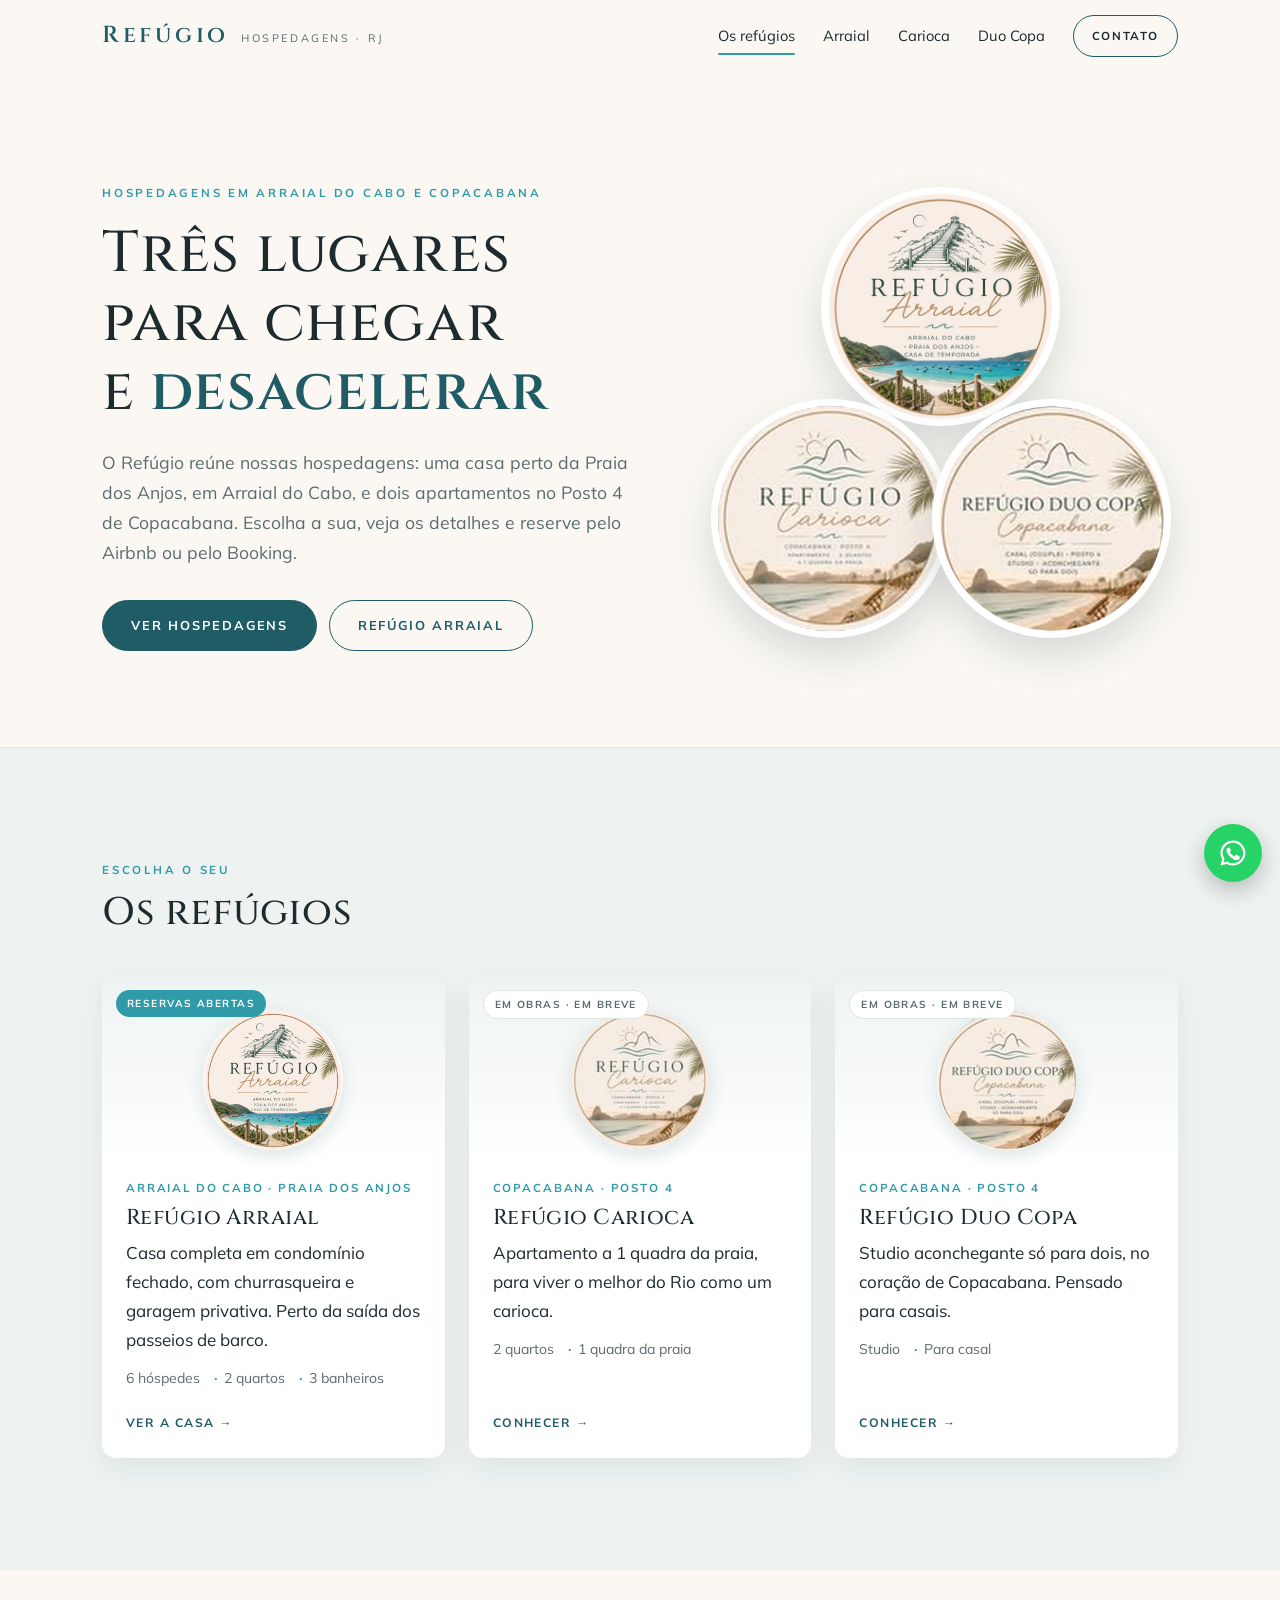
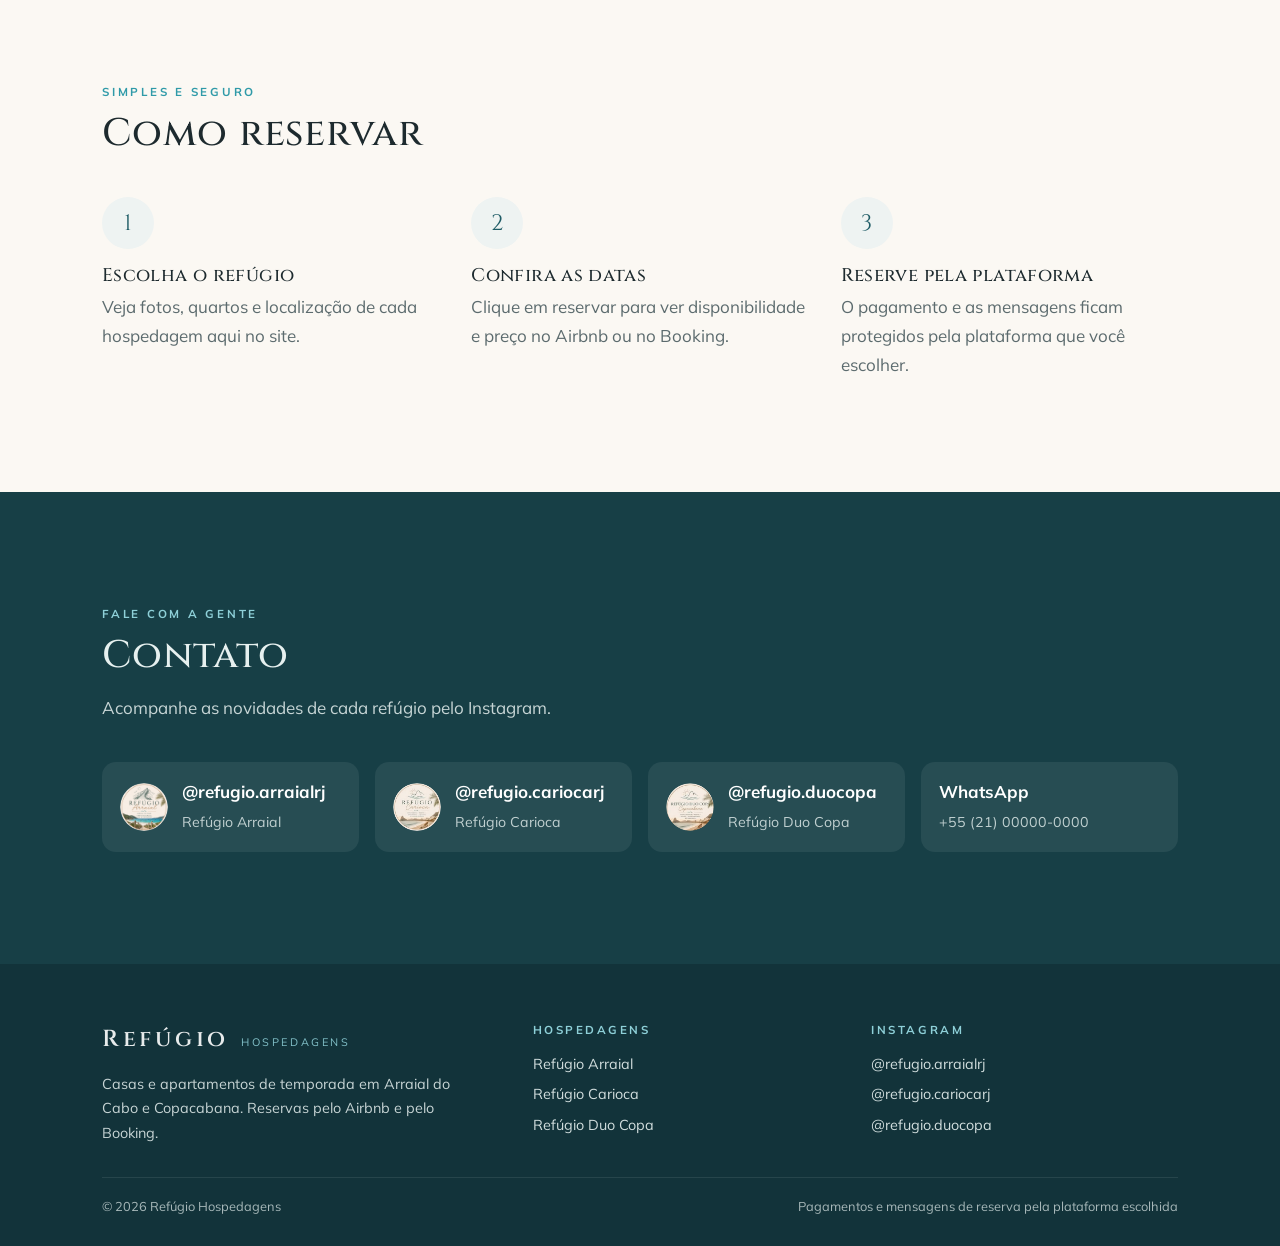
<file: index.html>
<!DOCTYPE html>
<html lang="pt-BR">
<head>
  <meta charset="UTF-8">
  <meta name="viewport" content="width=device-width, initial-scale=1.0, viewport-fit=cover">
  <title>Refúgio Hospedagens · Arraial do Cabo e Copacabana</title>
  <meta name="description" content="Casas e apartamentos de temporada em Arraial do Cabo e Copacabana. Veja fotos, detalhes e reserve pelo Airbnb ou Booking.">

  <!-- Como o link aparece quando é compartilhado (WhatsApp, Instagram, Facebook) -->
  <meta property="og:type" content="website">
  <meta property="og:title" content="Refúgio Hospedagens · Arraial do Cabo e Copacabana">
  <meta property="og:description" content="Casas e apartamentos de temporada em Arraial do Cabo e Copacabana. Veja fotos, detalhes e reserve pelo Airbnb ou Booking.">
  <meta property="og:locale" content="pt_BR">
  <!-- Depois que o site estiver no ar, troque SEU-ENDERECO pelo endereço real -->
  <meta property="og:image" content="https://SEU-ENDERECO/img/logos/logo-arraial.png">

  <link rel="icon" href="img/favicon.svg" type="image/svg+xml">
  <link rel="preconnect" href="https://fonts.googleapis.com">
  <link rel="preconnect" href="https://fonts.gstatic.com" crossorigin>
  <link rel="stylesheet" href="https://fonts.googleapis.com/css2?family=Cinzel:wght@500;600&family=Mulish:wght@400;600;700&display=swap">
  <link rel="stylesheet" href="css/style.css">
</head>
<body>

<!-- ============ CABEÇALHO ============ -->
<header class="cabecalho">
  <div class="conteudo">
    <a class="marca" href="index.html"><b>Refúgio</b><span>Hospedagens · RJ</span></a>
    <button class="menu-toggle" aria-expanded="false" aria-controls="menu">
      <span class="sr-only">Abrir menu</span>
      <svg viewBox="0 0 24 24" fill="none" stroke="currentColor" stroke-width="2" aria-hidden="true"><path d="M4 7h16M4 12h16M4 17h16"/></svg>
    </button>
    <nav class="menu" id="menu" aria-label="Menu principal">
      <a href="index.html#refugios" aria-current="page">Os refúgios</a>
      <a href="arraial.html">Arraial</a>
      <a href="carioca.html">Carioca</a>
      <a href="duocopa.html">Duo Copa</a>
      <a class="btn" href="index.html#contato">Contato</a>
    </nav>
  </div>
</header>

<main>
  <!-- ============ CAPA ============ -->
  <section class="capa">
    <div class="conteudo">
      <div class="capa-texto">
        <div class="sobre-titulo">Hospedagens em Arraial do Cabo e Copacabana</div>
        <h1>Três lugares para chegar e <strong>desacelerar</strong></h1>
        <p class="lead">O Refúgio reúne nossas hospedagens: uma casa perto da Praia dos Anjos, em Arraial do Cabo, e dois apartamentos no Posto 4 de Copacabana. Escolha a sua, veja os detalhes e reserve pelo Airbnb ou pelo Booking.</p>
        <div class="acoes">
          <a class="btn btn-cheio" href="#refugios">Ver hospedagens</a>
          <a class="btn btn-contorno" href="arraial.html">Refúgio Arraial</a>
        </div>
      </div>
      <div class="trio" aria-label="Logos dos três refúgios">
        <a href="arraial.html"><img src="img/logos/logo-arraial.png" alt="Refúgio Arraial" width="360" height="360"></a>
        <a href="carioca.html"><img src="img/logos/logo-carioca.png" alt="Refúgio Carioca" width="360" height="360"></a>
        <a href="duocopa.html"><img src="img/logos/logo-duocopa.png" alt="Refúgio Duo Copa" width="360" height="360"></a>
      </div>
    </div>
  </section>
  <div class="faixa-dupla"></div>

  <!-- ============ OS REFÚGIOS ============ -->
  <section class="secao claro" id="refugios">
    <div class="conteudo">
      <div class="cabeca-secao">
        <div class="sobre-titulo">Escolha o seu</div>
        <h2 class="titulo-secao">Os refúgios</h2>
      </div>
      <div class="imoveis">
        <a class="imovel" href="arraial.html">
          <div class="imovel-topo"><span class="selo" data-status="arraial"></span><img src="img/logos/logo-arraial.png" alt="" width="150" height="150"></div>
          <div class="imovel-corpo">
            <p class="onde">Arraial do Cabo · Praia dos Anjos</p>
            <h3>Refúgio Arraial</h3>
            <p>Casa completa em condomínio fechado, com churrasqueira e garagem privativa. Perto da saída dos passeios de barco.</p>
            <ul class="fatos-mini"><li>6 hóspedes</li><li>2 quartos</li><li>3 banheiros</li></ul>
            <span class="ver">Ver a casa</span>
          </div>
        </a>
        <a class="imovel" href="carioca.html">
          <div class="imovel-topo"><span class="selo" data-status="carioca"></span><img src="img/logos/logo-carioca.png" alt="" width="150" height="150"></div>
          <div class="imovel-corpo">
            <p class="onde">Copacabana · Posto 4</p>
            <h3>Refúgio Carioca</h3>
            <p>Apartamento a 1 quadra da praia, para viver o melhor do Rio como um carioca.</p>
            <ul class="fatos-mini"><li>2 quartos</li><li>1 quadra da praia</li></ul>
            <span class="ver">Conhecer</span>
          </div>
        </a>
        <a class="imovel" href="duocopa.html">
          <div class="imovel-topo"><span class="selo" data-status="duocopa"></span><img src="img/logos/logo-duocopa.png" alt="" width="150" height="150"></div>
          <div class="imovel-corpo">
            <p class="onde">Copacabana · Posto 4</p>
            <h3>Refúgio Duo Copa</h3>
            <p>Studio aconchegante só para dois, no coração de Copacabana. Pensado para casais.</p>
            <ul class="fatos-mini"><li>Studio</li><li>Para casal</li></ul>
            <span class="ver">Conhecer</span>
          </div>
        </a>
      </div>
    </div>
  </section>

  <!-- ============ COMO RESERVAR ============ -->
  <section class="secao">
    <div class="conteudo">
      <div class="cabeca-secao">
        <div class="sobre-titulo">Simples e seguro</div>
        <h2 class="titulo-secao">Como reservar</h2>
      </div>
      <ol class="passos">
        <li><h3>Escolha o refúgio</h3><p>Veja fotos, quartos e localização de cada hospedagem aqui no site.</p></li>
        <li><h3>Confira as datas</h3><p>Clique em reservar para ver disponibilidade e preço no Airbnb ou no Booking.</p></li>
        <li><h3>Reserve pela plataforma</h3><p>O pagamento e as mensagens ficam protegidos pela plataforma que você escolher.</p></li>
      </ol>
    </div>
  </section>

  <!-- ============ CONTATO ============ -->
  <section class="secao escura" id="contato">
    <div class="conteudo">
      <div class="cabeca-secao">
        <div class="sobre-titulo">Fale com a gente</div>
        <h2 class="titulo-secao">Contato</h2>
        <p>Acompanhe as novidades de cada refúgio pelo Instagram.</p>
      </div>
      <div class="contato">
        <a href="https://www.instagram.com/refugio.arraialrj/" target="_blank" rel="noopener"><img src="img/logos/logo-arraial.png" alt="" width="48" height="48"><span><b>@refugio.arraialrj</b><small>Refúgio Arraial</small></span></a>
        <a href="https://www.instagram.com/refugio.cariocarj/" target="_blank" rel="noopener"><img src="img/logos/logo-carioca.png" alt="" width="48" height="48"><span><b>@refugio.cariocarj</b><small>Refúgio Carioca</small></span></a>
        <a href="https://www.instagram.com/refugio.duocopa/" target="_blank" rel="noopener"><img src="img/logos/logo-duocopa.png" alt="" width="48" height="48"><span><b>@refugio.duocopa</b><small>Refúgio Duo Copa</small></span></a>
        <!-- Aparece sozinho quando você preencher o WhatsApp em js/config.js -->
        <div data-whatsapp hidden><a href="#" target="_blank" rel="noopener" style="display:contents"><span><b>WhatsApp</b><small data-whatsapp-numero></small></span></a></div>
      </div>
    </div>
  </section>
</main>

<!-- ============ RODAPÉ ============ -->
<footer class="rodape">
  <div class="faixa-dupla"></div>
  <div class="conteudo">
    <div>
      <a class="marca" href="index.html"><b>Refúgio</b><span>Hospedagens</span></a>
      <p style="margin-top:12px;max-width:40ch;opacity:.85">Casas e apartamentos de temporada em Arraial do Cabo e Copacabana. Reservas pelo Airbnb e pelo Booking.</p>
    </div>
    <div>
      <h4>Hospedagens</h4>
      <ul>
        <li><a href="arraial.html">Refúgio Arraial</a></li>
        <li><a href="carioca.html">Refúgio Carioca</a></li>
        <li><a href="duocopa.html">Refúgio Duo Copa</a></li>
      </ul>
    </div>
    <div>
      <h4>Instagram</h4>
      <ul>
        <li><a href="https://www.instagram.com/refugio.arraialrj/" target="_blank" rel="noopener">@refugio.arraialrj</a></li>
        <li><a href="https://www.instagram.com/refugio.cariocarj/" target="_blank" rel="noopener">@refugio.cariocarj</a></li>
        <li><a href="https://www.instagram.com/refugio.duocopa/" target="_blank" rel="noopener">@refugio.duocopa</a></li>
      </ul>
    </div>
    <div class="creditos">
      <span>© <span data-ano>2026</span> Refúgio Hospedagens</span>
      <span>Pagamentos e mensagens de reserva pela plataforma escolhida</span>
    </div>
  </div>
</footer>

<script src="js/config.js"></script>
<script src="js/main.js"></script>
</body>
</html>
</file>
<file: css/style.css>
/* =====================================================================
   ESTILO DO SITE REFÚGIO · paleta "Mar de Arraial"
   Fundo claro de areia, azul-petróleo como cor principal e turquesa
   como destaque, tirados da água na logo do Refúgio Arraial.
   Para mudar uma cor no site inteiro, mude só a variável aqui em :root.

   1. Variáveis      4. Capa e cartões     7. Rodapé e WhatsApp
   2. Base           5. Página do imóvel   8. Visualizador de fotos
   3. Cabeçalho      6. Seções e chamada   9. Celular e tablet
   ===================================================================== */

/* ---------- 1. VARIÁVEIS ---------- */
:root {
  --areia: #FBF8F3;          /* fundo principal */
  --bruma: #EEF3F2;          /* seções alternadas, um verde-água bem claro */
  --branco: #FFFFFF;         /* cartões */
  --linha: #DDE5E3;          /* linhas finas */
  --petroleo: #1F5C66;       /* cor principal: botões, títulos em destaque */
  --petroleo-escuro: #173F46;/* faixa de reserva e rodapé */
  --turquesa: #2F9AA8;       /* destaque: selos, números, detalhes */
  --tinta: #1D2A2E;          /* texto principal */
  --cinza: #5C6B6E;          /* textos de apoio */
  --sobre-escuro: #E6F0EF;   /* texto em cima do petróleo escuro */
  --verde-whats: #25D366;

  --f-titulo: "Cinzel", "Trajan Pro", Georgia, serif;   /* letras clássicas, como o REFÚGIO das logos */
  --f-texto: "Mulish", Arial, Helvetica, sans-serif;

  --raio: 14px;              /* cantos arredondados dos cartões e fotos */
  --sombra: 0 10px 30px rgba(23, 63, 70, .08);
  --sombra-forte: 0 18px 40px rgba(23, 63, 70, .16);

  --largura: 1140px;
  --gutter: clamp(16px, 4vw, 32px);
  --altura-cab: 72px;
  color-scheme: light;
}

/* ---------- 2. BASE ---------- */
*, *::before, *::after { box-sizing: border-box; }
html { scroll-behavior: smooth; scroll-padding-top: calc(var(--altura-cab) + 12px); }
body {
  margin: 0; background: var(--areia); color: var(--tinta);
  font-family: var(--f-texto); font-size: 17px; line-height: 1.7;
  -webkit-font-smoothing: antialiased;
}
img { max-width: 100%; display: block; }
a { color: inherit; }
h1, h2, h3 { font-family: var(--f-titulo); font-weight: 500; line-height: 1.2; margin: 0; text-wrap: balance; letter-spacing: .02em; }
p { margin: 0; }
:focus-visible { outline: 2px solid var(--turquesa); outline-offset: 3px; }
[hidden] { display: none !important; }
.sr-only { position: absolute; width: 1px; height: 1px; overflow: hidden; clip: rect(0 0 0 0); white-space: nowrap; }

.conteudo { max-width: var(--largura); margin: 0 auto; padding-inline: var(--gutter); }
.faixa-dupla { height: 1px; background: var(--linha); }   /* linha fina de separação */

/* Botões */
.btn {
  display: inline-flex; align-items: center; justify-content: center; gap: 10px;
  padding: 14px 28px; border-radius: 999px; border: 1.5px solid var(--petroleo);
  font-family: var(--f-texto); font-weight: 700; font-size: .8rem;
  letter-spacing: .14em; text-transform: uppercase; text-decoration: none; cursor: pointer;
  transition: background .2s, color .2s, border-color .2s, transform .2s;
}
.btn:hover { transform: translateY(-1px); }
.btn-cheio { background: var(--petroleo); color: var(--branco); }
.btn-cheio:hover { background: var(--petroleo-escuro); border-color: var(--petroleo-escuro); }
.btn-contorno { background: transparent; color: var(--petroleo); }
.btn-contorno:hover { background: var(--petroleo); color: var(--branco); }
.btn-sm { padding: 10px 18px; font-size: .74rem; }
/* Em fundo escuro (faixa de reserva e seção de contato) */
.escura .btn-cheio, .chamada .btn-cheio { background: var(--branco); border-color: var(--branco); color: var(--petroleo); }
.escura .btn-cheio:hover, .chamada .btn-cheio:hover { background: var(--bruma); border-color: var(--bruma); }
.escura .btn-contorno, .chamada .btn-contorno { border-color: var(--sobre-escuro); color: var(--sobre-escuro); }
.escura .btn-contorno:hover, .chamada .btn-contorno:hover { background: var(--branco); color: var(--petroleo); }
.acoes { display: flex; flex-wrap: wrap; gap: 12px; }

/* Títulos de seção */
.sobre-titulo { font-family: var(--f-texto); font-weight: 700; text-transform: uppercase; letter-spacing: .24em; font-size: .72rem; color: var(--turquesa); }
.escura .sobre-titulo, .chamada .sobre-titulo { color: #8ED0D8; }
.titulo-secao { font-size: clamp(1.7rem, 3.2vw, 2.4rem); margin-top: 10px; }
.cabeca-secao { margin-bottom: 40px; max-width: 62ch; }
.cabeca-secao p { margin-top: 14px; color: var(--cinza); }
.secao { padding-block: clamp(64px, 9vw, 112px); }
.secao.claro { background: var(--bruma); }
.secao.escura { background: var(--petroleo-escuro); color: var(--sobre-escuro); }
.secao.escura .cabeca-secao p { color: var(--sobre-escuro); opacity: .85; }

/* ---------- 3. CABEÇALHO ---------- */
.cabecalho {
  position: sticky; top: env(safe-area-inset-top, 0px); z-index: 50;
  background: rgba(251, 248, 243, .94); backdrop-filter: blur(8px);
  border-bottom: 1px solid transparent; transition: border-color .25s, box-shadow .25s;
}
.cabecalho.rolou { border-color: var(--linha); box-shadow: 0 6px 20px rgba(23, 63, 70, .06); }
.cabecalho .conteudo { display: flex; align-items: center; justify-content: space-between; gap: 16px; min-height: var(--altura-cab); }
.marca { display: flex; align-items: baseline; gap: 12px; text-decoration: none; }
.marca b { font-family: var(--f-titulo); font-size: 1.45rem; font-weight: 600; letter-spacing: .16em; color: var(--petroleo); }
.marca span { font-size: .68rem; letter-spacing: .24em; text-transform: uppercase; color: var(--cinza); }
.menu { display: flex; align-items: center; gap: 28px; font-size: .92rem; }
.menu a { text-decoration: none; padding-block: 6px; position: relative; }
.menu a:not(.btn)::after {
  content: ""; position: absolute; left: 0; right: 0; bottom: 0; height: 2px; border-radius: 2px;
  background: var(--turquesa); transform: scaleX(0); transition: transform .25s;
}
.menu a:not(.btn):hover::after, .menu a[aria-current="page"]::after { transform: scaleX(1); }
.menu .btn { padding: 10px 18px; font-size: .72rem; }
.menu-toggle { display: none; background: none; border: 0; padding: 8px; color: var(--petroleo); cursor: pointer; }
.menu-toggle svg { width: 28px; height: 28px; }

/* ---------- 4. CAPA E CARTÕES ---------- */
.capa { padding-block: clamp(56px, 9vw, 110px) clamp(56px, 8vw, 96px); }
.capa .conteudo { display: grid; grid-template-columns: 1.15fr 1fr; gap: 56px; align-items: center; }
.capa-texto { min-width: 0; }
.capa h1 { font-size: clamp(2.2rem, 5vw, 3.6rem); margin-top: 16px; }
.capa h1 strong { font-weight: 600; color: var(--petroleo); }
.capa p.lead { font-size: 1.1rem; margin-top: 22px; max-width: 52ch; color: var(--cinza); }
.capa .acoes { margin-top: 32px; }
.trio { position: relative; aspect-ratio: 1 / 1; max-width: 460px; width: 100%; justify-self: center; }
.trio a { position: absolute; width: 52%; border-radius: 50%; background: var(--branco); padding: 6px; box-shadow: var(--sombra-forte); transition: transform .3s; }
.trio a:hover { transform: scale(1.04); z-index: 2; }
.trio img { border-radius: 50%; width: 100%; height: auto; }
.trio a:nth-child(1) { top: 0; left: 24%; }
.trio a:nth-child(2) { bottom: 2%; left: 0; }
.trio a:nth-child(3) { bottom: 2%; right: 0; }

.imoveis { display: grid; grid-template-columns: repeat(3, 1fr); gap: 24px; }
.imovel {
  background: var(--branco); color: var(--tinta); border-radius: var(--raio); box-shadow: var(--sombra);
  display: flex; flex-direction: column; text-decoration: none; overflow: hidden;
  transition: transform .25s, box-shadow .25s;
}
.imovel:hover { transform: translateY(-4px); box-shadow: var(--sombra-forte); }
.imovel-topo { display: grid; place-items: center; padding: 34px 20px 10px; position: relative; background: linear-gradient(var(--bruma), var(--branco)); }
.imovel-topo img { width: 140px; height: 140px; border-radius: 50%; box-shadow: 0 6px 18px rgba(23, 63, 70, .14); }
.selo { position: absolute; top: 14px; left: 14px; font-size: .64rem; font-weight: 700; letter-spacing: .14em; text-transform: uppercase; padding: 5px 11px; border-radius: 999px; }
.selo-aberto { background: var(--turquesa); color: var(--branco); }
.selo-obra { background: var(--branco); border: 1px solid var(--linha); color: var(--cinza); }
.imovel-corpo { padding: 18px 24px 24px; display: flex; flex-direction: column; gap: 8px; flex: 1; }
.imovel h3 { font-size: 1.35rem; }
.onde { font-size: .72rem; font-weight: 700; letter-spacing: .16em; text-transform: uppercase; color: var(--turquesa); }
.fatos-mini { display: flex; flex-wrap: wrap; gap: 6px 14px; list-style: none; padding: 0; margin: 4px 0 0; font-size: .88rem; color: var(--cinza); }
.fatos-mini li::before { content: "·"; margin-right: 6px; color: var(--turquesa); font-weight: 700; }
.fatos-mini li:first-child::before { content: none; }
.imovel .ver { margin-top: auto; padding-top: 14px; font-weight: 700; letter-spacing: .12em; text-transform: uppercase; font-size: .76rem; color: var(--petroleo); }
.imovel .ver::after { content: " →"; }

/* Passos de reserva (a ordem é real, por isso os números) */
.passos { display: grid; grid-template-columns: repeat(3, 1fr); gap: 32px; counter-reset: passo; list-style: none; padding: 0; margin: 0; }
.passos li { counter-increment: passo; }
.passos li::before {
  content: counter(passo); display: grid; place-items: center; width: 52px; height: 52px; border-radius: 50%;
  background: var(--bruma); color: var(--petroleo); font-family: var(--f-titulo); font-size: 1.4rem; margin-bottom: 16px;
}
.passos h3 { font-size: 1.15rem; margin-bottom: 6px; }
.passos p { color: var(--cinza); }

/* Contato (seção escura) */
.contato { display: grid; grid-template-columns: repeat(auto-fit, minmax(240px, 1fr)); gap: 16px; }
.contato a, .contato div { display: flex; align-items: center; gap: 14px; background: rgba(255,255,255,.07); border-radius: var(--raio); padding: 16px 18px; text-decoration: none; min-width: 0; transition: background .2s; }
.contato a:hover { background: rgba(255,255,255,.12); }
.contato img { width: 48px; height: 48px; border-radius: 50%; flex: none; }
.contato b { display: block; font-weight: 700; color: var(--branco); }
.contato small { opacity: .8; }

/* ---------- 5. PÁGINA DO IMÓVEL ---------- */
.trilha { font-size: .85rem; padding-top: 24px; color: var(--cinza); }
.trilha a { text-decoration: none; color: var(--petroleo); }
.imovel-capa { padding-block: 28px 56px; }
.imovel-capa .conteudo { display: grid; grid-template-columns: auto 1fr; gap: 40px; align-items: center; }
.imovel-capa .logo { width: 180px; height: 180px; border-radius: 50%; background: var(--branco); padding: 6px; box-shadow: var(--sombra-forte); }
.imovel-capa h1 { font-size: clamp(2rem, 4.4vw, 3.1rem); margin-top: 12px; }
.imovel-capa h1 strong { font-weight: 600; color: var(--petroleo); }
.imovel-capa .lead { max-width: 60ch; margin-top: 16px; font-size: 1.05rem; color: var(--cinza); }
.fatos { display: flex; flex-wrap: wrap; gap: 8px; list-style: none; padding: 0; margin: 22px 0 0; }
.fatos li { background: var(--bruma); color: var(--petroleo); border-radius: 999px; padding: 6px 14px; font-size: .86rem; font-weight: 600; font-variant-numeric: tabular-nums; }
.imovel-capa .acoes { margin-top: 26px; }
.nota { margin-top: 16px; font-size: .9rem; color: var(--cinza); }
.nota b { color: var(--turquesa); }

/* Galeria: 1 foto grande + as outras em grade */
.galeria { display: grid; grid-template-columns: 2fr 1fr 1fr; grid-auto-rows: minmax(150px, 21vw); gap: 10px; }
.galeria .destaque { grid-row: span 2; }
.foto { margin: 0; position: relative; overflow: hidden; background: var(--bruma); border-radius: var(--raio); cursor: zoom-in; }
.foto.sem-foto { cursor: default; }
.foto-img { width: 100%; height: 100%; min-height: 150px; }
.foto-img img { width: 100%; height: 100%; object-fit: cover; transition: transform .6s; }
.foto:hover .foto-img img { transform: scale(1.04); }
.foto-reservada {
  display: grid; place-items: center; text-align: center; height: 100%; min-height: 150px; padding: 16px;
  font-size: .74rem; font-weight: 700; letter-spacing: .16em; text-transform: uppercase; color: var(--cinza);
  background: repeating-linear-gradient(135deg, rgba(47,154,168,.07) 0 12px, transparent 12px 24px), var(--bruma);
}
.foto-reservada::before { content: "Foto em breve"; display: block; font-size: .62rem; opacity: .7; margin-bottom: 4px; }
.aviso-galeria { margin-top: 16px; font-size: .9rem; color: var(--cinza); }
.aviso-galeria a { color: var(--petroleo); }

.duas-colunas { display: grid; grid-template-columns: 1fr 1fr; gap: clamp(28px, 5vw, 64px); align-items: center; }
.duas-colunas > * { min-width: 0; }
.duas-colunas.invertido > :first-child { order: 2; }
.duas-colunas .foto { aspect-ratio: 4 / 3; max-width: 100%; box-shadow: var(--sombra); }
.lista-marcada { list-style: none; padding: 0; margin: 18px 0 0; display: grid; gap: 10px; }
.lista-marcada li { padding-left: 24px; position: relative; }
.lista-marcada li::before { content: ""; position: absolute; left: 2px; top: .62em; width: 8px; height: 8px; border-radius: 50%; background: var(--turquesa); }

.destaques { display: grid; grid-template-columns: repeat(4, 1fr); gap: 20px; }
.destaque-item { background: var(--branco); border-radius: var(--raio); box-shadow: var(--sombra); padding: 26px 22px; }
.destaque-item svg { width: 44px; height: 44px; padding: 10px; border-radius: 50%; background: var(--bruma); color: var(--petroleo); margin-bottom: 14px; }
.destaque-item h3 { font-size: 1.05rem; margin-bottom: 6px; }
.destaque-item p { font-size: .92rem; color: var(--cinza); }

.quartos { display: grid; grid-template-columns: repeat(2, 1fr); gap: 24px; }
.quartos .foto { background: var(--branco); box-shadow: var(--sombra); }
.quartos .foto-img { aspect-ratio: 4 / 3; height: auto; }
.quartos figcaption { display: flex; justify-content: space-between; flex-wrap: wrap; gap: 6px; padding: 14px 18px; }
.quartos figcaption b { font-family: var(--f-titulo); font-weight: 600; }
.quartos figcaption span { color: var(--cinza); }

.comodidades { display: flex; flex-wrap: wrap; gap: 8px; list-style: none; padding: 0; margin: 0; }
.comodidades li { background: var(--branco); border: 1px solid var(--linha); border-radius: 999px; padding: 8px 16px; font-size: .92rem; }

.regras { display: grid; grid-template-columns: repeat(2, 1fr); gap: 20px; }
.regras > div { background: var(--branco); border-radius: var(--raio); box-shadow: var(--sombra); padding: 28px; }
.regras h3 { font-size: 1.1rem; margin-bottom: 4px; }

/* ---------- 6. FAIXA DE RESERVA E PÁGINA "EM BREVE" ---------- */
.chamada { background: var(--petroleo-escuro); color: var(--sobre-escuro); text-align: center; }
.chamada .faixa-dupla { display: none; }
.chamada .conteudo { padding-block: clamp(64px, 9vw, 100px); display: flex; flex-direction: column; align-items: center; gap: 12px; }
.chamada h2 { font-size: clamp(1.8rem, 3.8vw, 2.7rem); color: var(--branco); }
.chamada h2 strong { font-weight: 600; color: #8ED0D8; }
.chamada .acoes { justify-content: center; margin-top: 14px; }

.breve { display: grid; grid-template-columns: repeat(3, 1fr); gap: 10px; }
.breve .foto { aspect-ratio: 4 / 3; }
.outros { display: grid; grid-template-columns: repeat(2, 1fr); gap: 24px; }

/* ---------- 7. RODAPÉ E WHATSAPP ---------- */
.rodape { background: #12333A; color: var(--sobre-escuro); font-size: .9rem; }
.rodape .faixa-dupla { display: none; }
.rodape .conteudo { padding-block: 56px 28px; display: grid; grid-template-columns: 1.3fr 1fr 1fr; gap: 32px; }
.rodape h4 { font-size: .72rem; font-weight: 700; letter-spacing: .22em; text-transform: uppercase; color: #8ED0D8; margin: 0 0 12px; }
.rodape ul { list-style: none; padding: 0; margin: 0; display: grid; gap: 6px; }
.rodape a { text-decoration: none; opacity: .9; }
.rodape a:hover { opacity: 1; text-decoration: underline; }
.rodape .marca b { color: var(--branco); }
.rodape .marca span { color: #8ED0D8; }
.rodape .creditos { grid-column: 1 / -1; border-top: 1px solid rgba(255,255,255,.12); padding-top: 18px; font-size: .8rem; opacity: .7; display: flex; justify-content: space-between; flex-wrap: wrap; gap: 8px; }

.whatsapp-flutuante {
  position: fixed; right: 18px; bottom: calc(18px + env(safe-area-inset-bottom, 0px)); z-index: 60;
  width: 58px; height: 58px; border-radius: 50%; background: var(--verde-whats); color: var(--branco);
  display: grid; place-items: center; box-shadow: 0 8px 22px rgba(0,0,0,.24); transition: transform .2s;
}
.whatsapp-flutuante:hover { transform: scale(1.08); }
.whatsapp-flutuante svg { width: 30px; height: 30px; }

/* ---------- 8. VISUALIZADOR DE FOTOS ---------- */
.visualizador { position: fixed; inset: 0; z-index: 100; background: rgba(13, 32, 36, .95); display: grid; grid-template-columns: 64px 1fr 64px; align-items: center; padding: 24px 8px; }
.visualizador figure { margin: 0; display: flex; flex-direction: column; align-items: center; gap: 12px; min-width: 0; }
.visualizador img { max-height: 80vh; max-width: 100%; object-fit: contain; border-radius: 8px; }
.visualizador figcaption { letter-spacing: .06em; color: var(--sobre-escuro); }
.visualizador button { background: none; border: 0; color: var(--branco); cursor: pointer; font-size: 2.6rem; line-height: 1; padding: 8px; }
.vis-fechar { position: absolute; top: 12px; right: 16px; }

/* ---------- 9. CELULAR E TABLET ---------- */
@media (max-width: 900px) {
  .imoveis, .passos { grid-template-columns: 1fr; }
  .imoveis { max-width: 520px; }
  .destaques { grid-template-columns: repeat(2, 1fr); }
  .rodape .conteudo { grid-template-columns: 1fr 1fr; }
  .rodape .conteudo > :first-child { grid-column: 1 / -1; }
}
@media (max-width: 760px) {
  .menu-toggle { display: block; }
  .menu {
    position: absolute; top: 100%; left: 0; right: 0; flex-direction: column; align-items: stretch; gap: 0;
    background: var(--areia); border-bottom: 1px solid var(--linha); padding: 8px var(--gutter) 18px;
    display: none; box-shadow: 0 12px 24px rgba(23, 63, 70, .08);
  }
  .menu.aberto { display: flex; }
  .menu a:not(.btn) { padding: 12px 0; border-bottom: 1px solid var(--linha); }
  .menu a:not(.btn)::after { display: none; }
  .menu .btn { margin-top: 14px; }
  .marca span { display: none; }
  .capa .conteudo { grid-template-columns: 1fr; }
  .trio { max-width: 320px; order: -1; }
  .imovel-capa .conteudo { grid-template-columns: 1fr; gap: 18px; }
  .imovel-capa .logo { width: 128px; height: 128px; }
  .galeria { grid-template-columns: 1fr 1fr; grid-auto-rows: 42vw; }
  .galeria .destaque { grid-column: 1 / -1; grid-row: span 2; }
  .duas-colunas, .quartos, .regras, .outros { grid-template-columns: 1fr; }
  .duas-colunas.invertido > :first-child { order: 0; }
  .destaques { grid-template-columns: 1fr; }
  .breve { grid-template-columns: 1fr 1fr; }
  .visualizador { grid-template-columns: 40px 1fr 40px; }
}
@media (prefers-reduced-motion: reduce) {
  *, *::before, *::after { transition: none !important; }
  html { scroll-behavior: auto; }
}
</file>
